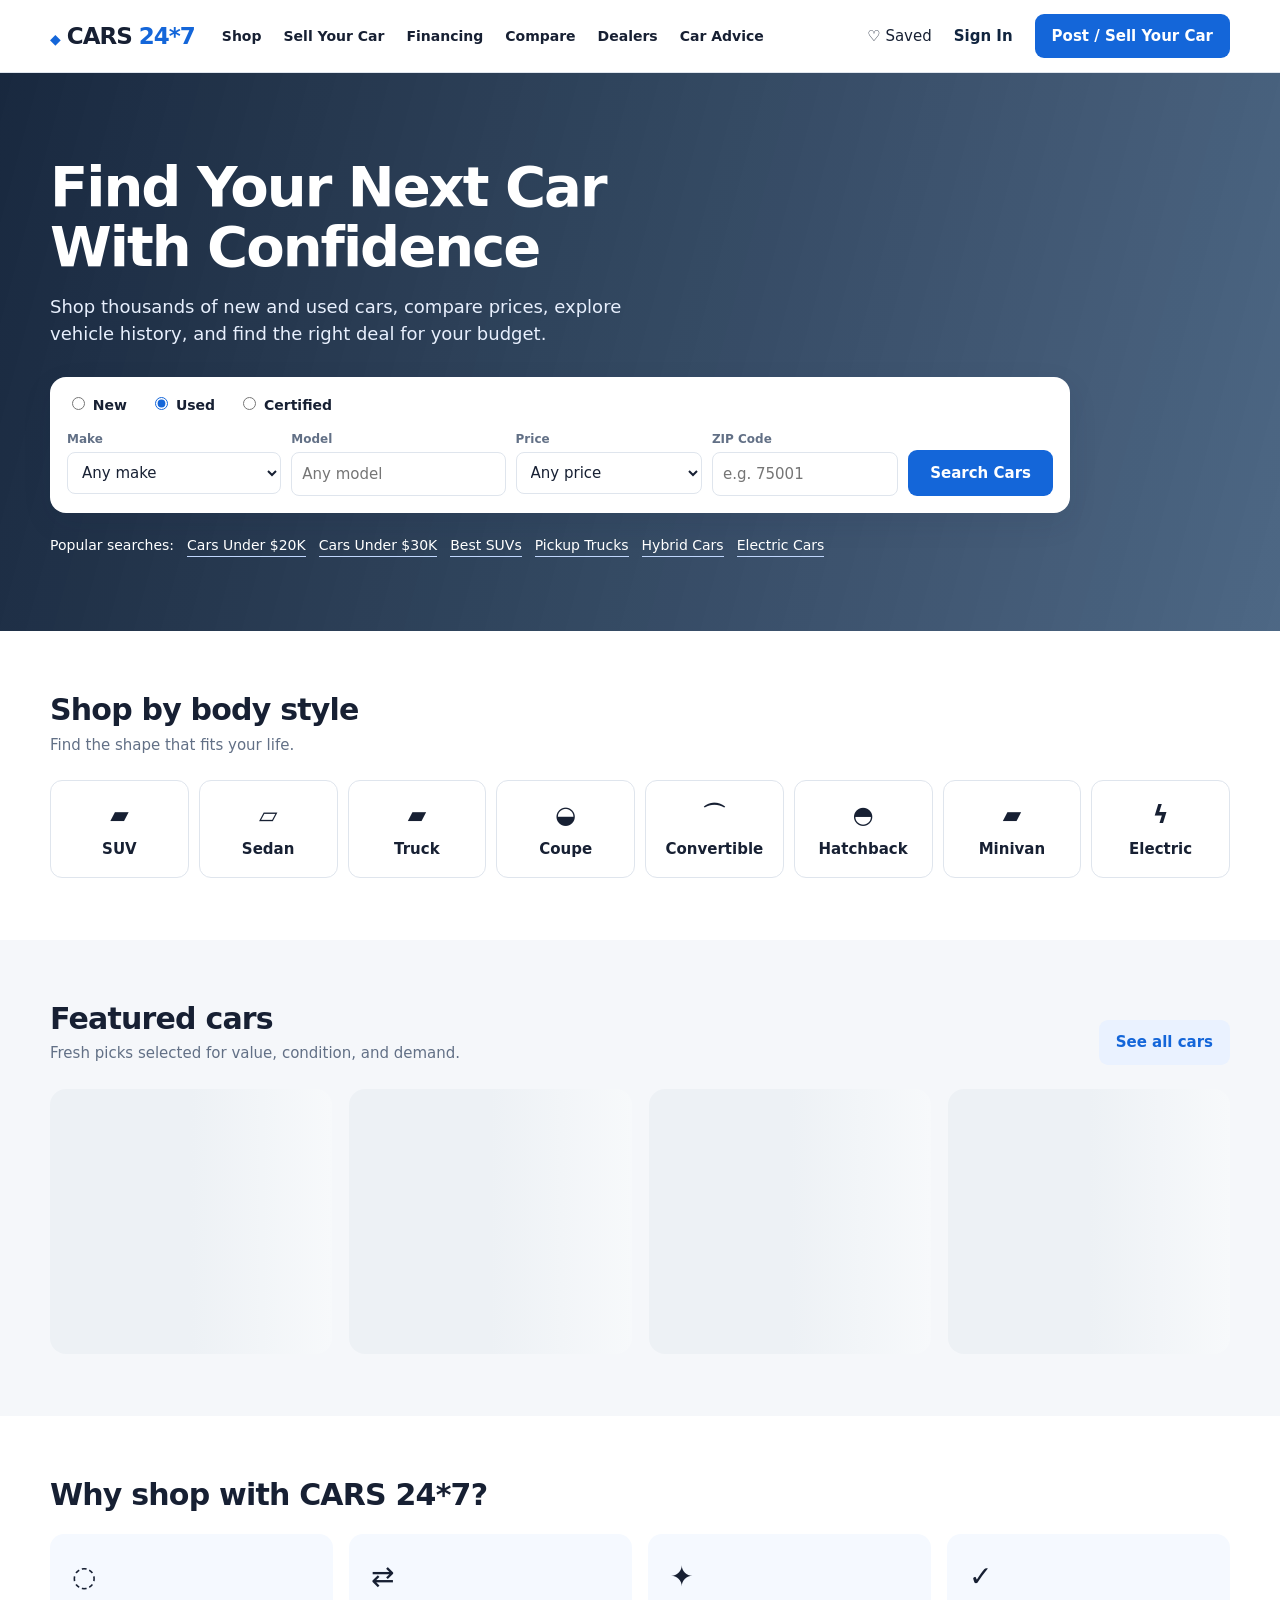
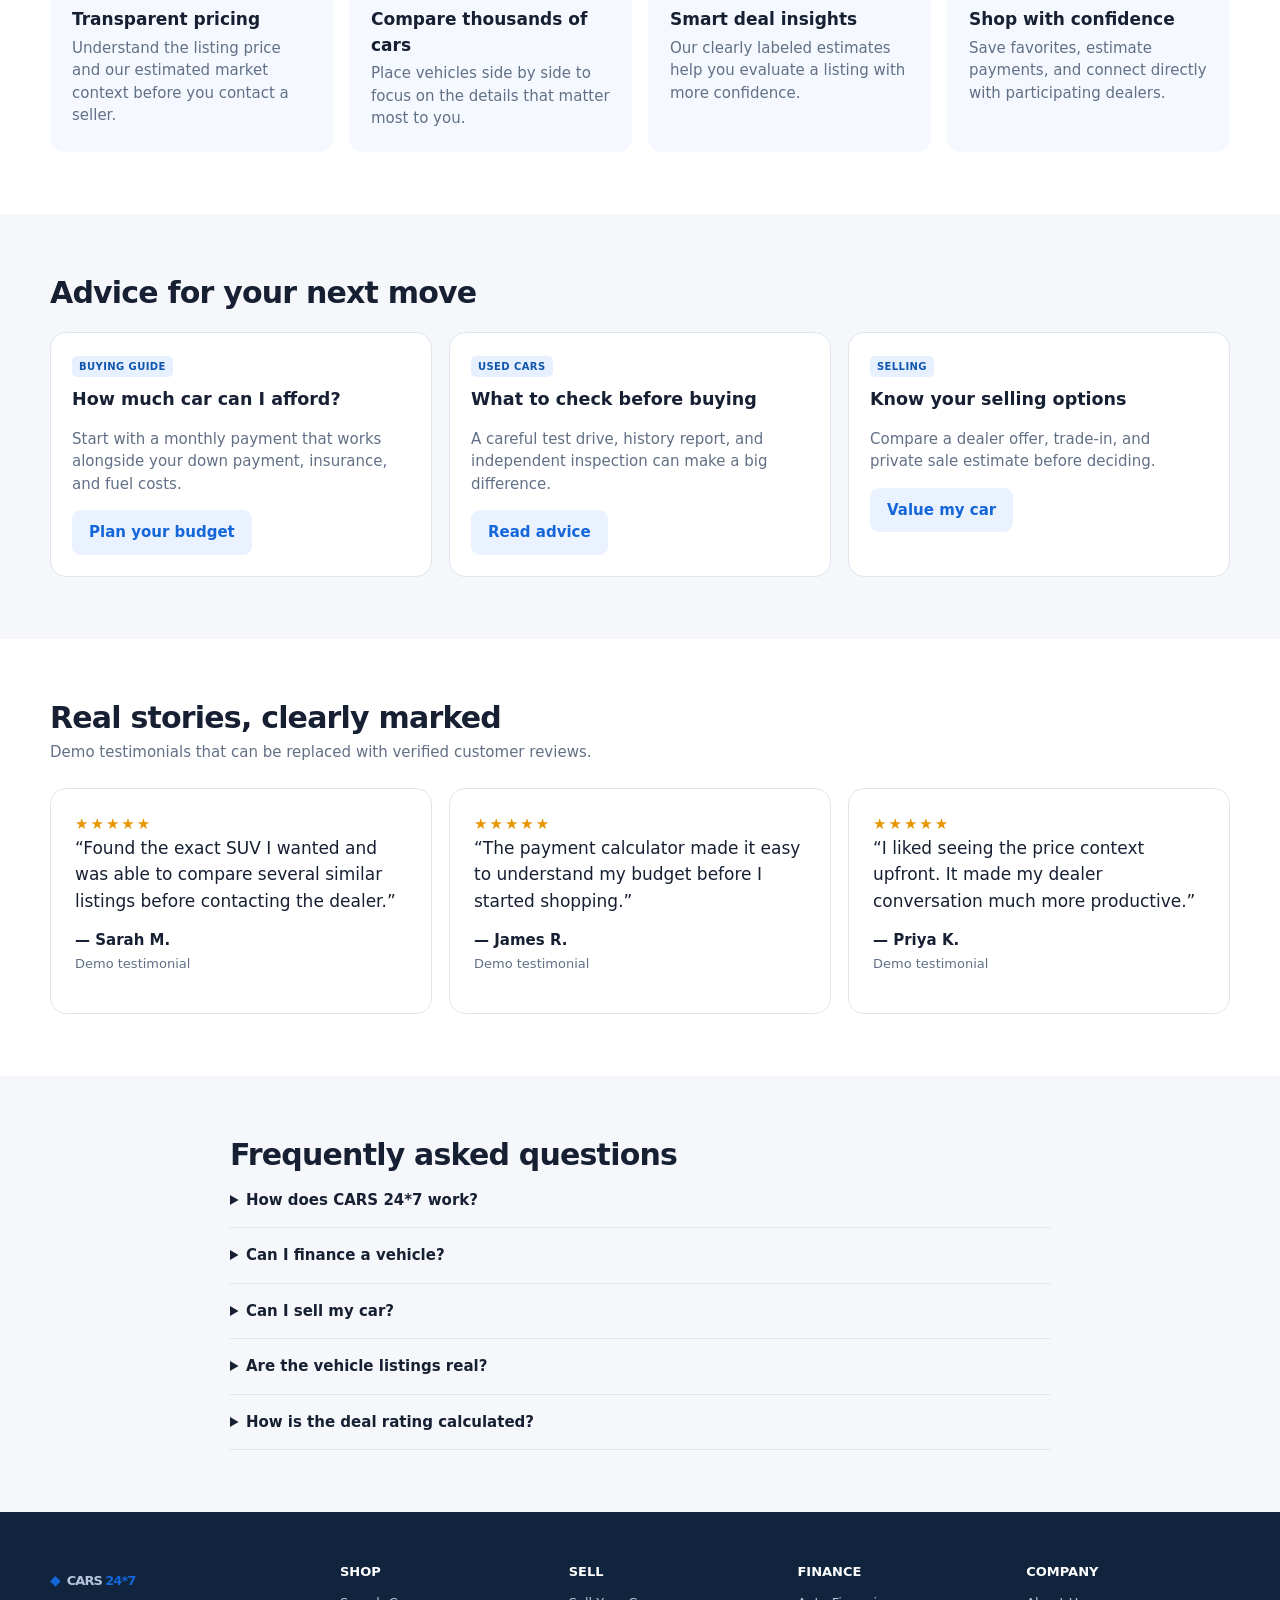
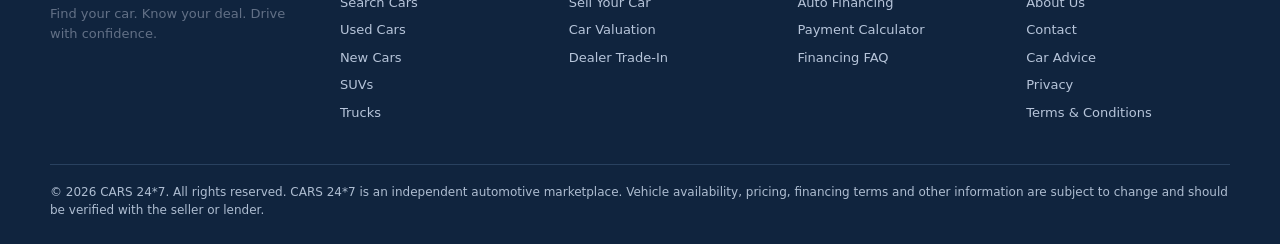
<file: index.html>
<!doctype html><html lang="en"><head><meta charset="utf-8"><meta name="viewport" content="width=device-width,initial-scale=1"><title>CARS 24*7 | Buy & Sell New and Used Cars</title><meta name="description" content="Shop new and used cars with CARS 24*7. Compare prices, explore vehicle details, estimate monthly payments, save your favorite cars and connect with dealers."><link rel="canonical" href="#"><meta property="og:title" content="CARS 24*7 | Buy & Sell New and Used Cars"><link rel="stylesheet" href="css/styles.css"></head><body><main><section class="hero"><div class="container"><h1>Find Your Next Car With Confidence</h1><p>Shop thousands of new and used cars, compare prices, explore vehicle history, and find the right deal for your budget.</p><form class="search-panel" id="search-form"><div class="tabs"><label><input type="radio" name="condition" value="New"> New</label><label><input type="radio" name="condition" value="Used" checked> Used</label><label><input type="radio" name="condition" value="Certified"> Certified</label></div><div class="search-fields"><div class="field"><label>Make</label><select name="make"><option value="">Any make</option><option>Toyota</option><option>Honda</option><option>Ford</option><option>Chevrolet</option><option>Tesla</option><option>BMW</option><option>Mercedes-Benz</option></select></div><div class="field"><label>Model</label><input name="model" placeholder="Any model"></div><div class="field"><label>Price</label><select name="maxPrice"><option value="">Any price</option><option value="20000">Under $20,000</option><option value="30000">Under $30,000</option><option value="40000">Under $40,000</option></select></div><div class="field"><label>ZIP Code</label><input name="zip" inputmode="numeric" placeholder="e.g. 75001"></div><button class="btn">Search Cars</button></div></form><div class="quick-links"><span>Popular searches:</span><a href="cars.html?maxPrice=20000">Cars Under $20K</a><a href="cars.html?maxPrice=30000">Cars Under $30K</a><a href="cars.html?bodyStyle=SUV">Best SUVs</a><a href="cars.html?bodyStyle=Truck">Pickup Trucks</a><a href="cars.html?fuelType=Hybrid">Hybrid Cars</a><a href="cars.html?fuelType=Electric">Electric Cars</a></div></div></section><section class="section white"><div class="container"><div class="section-head"><div><h2>Shop by body style</h2><p>Find the shape that fits your life.</p></div></div><div class="style-grid"><a class="style-card" href="cars.html?bodyStyle=SUV"><span class="style-icon">▰</span>SUV</a><a class="style-card" href="cars.html?bodyStyle=Sedan"><span class="style-icon">▱</span>Sedan</a><a class="style-card" href="cars.html?bodyStyle=Truck"><span class="style-icon">▰</span>Truck</a><a class="style-card" href="cars.html?bodyStyle=Coupe"><span class="style-icon">◒</span>Coupe</a><a class="style-card" href="cars.html?bodyStyle=Convertible"><span class="style-icon">⌒</span>Convertible</a><a class="style-card" href="cars.html?bodyStyle=Hatchback"><span class="style-icon">◓</span>Hatchback</a><a class="style-card" href="cars.html?bodyStyle=Van"><span class="style-icon">▰</span>Minivan</a><a class="style-card" href="cars.html?fuelType=Electric"><span class="style-icon">ϟ</span>Electric</a></div></div></section><section class="section"><div class="container"><div class="section-head"><div><h2>Featured cars</h2><p>Fresh picks selected for value, condition, and demand.</p></div><a class="btn secondary" href="cars.html">See all cars</a></div><div class="card-grid" id="featured-cars"><div class="skeleton"></div><div class="skeleton"></div><div class="skeleton"></div><div class="skeleton"></div></div></div></section><section class="section white"><div class="container"><h2>Why shop with CARS 24*7?</h2><div class="trust-grid" style="margin-top:22px"><div class="trust-card"><div class="icon">◌</div><h3>Transparent pricing</h3><p>Understand the listing price and our estimated market context before you contact a seller.</p></div><div class="trust-card"><div class="icon">⇄</div><h3>Compare thousands of cars</h3><p>Place vehicles side by side to focus on the details that matter most to you.</p></div><div class="trust-card"><div class="icon">✦</div><h3>Smart deal insights</h3><p>Our clearly labeled estimates help you evaluate a listing with more confidence.</p></div><div class="trust-card"><div class="icon">✓</div><h3>Shop with confidence</h3><p>Save favorites, estimate payments, and connect directly with participating dealers.</p></div></div></div></section><section class="section"><div class="container"><h2>Advice for your next move</h2><div class="advice-grid" style="margin-top:22px"><article class="advice-card"><span class="deal-badge good-deal">BUYING GUIDE</span><h3>How much car can I afford?</h3><p>Start with a monthly payment that works alongside your down payment, insurance, and fuel costs.</p><a class="btn secondary" href="financing.html">Plan your budget</a></article><article class="advice-card"><span class="deal-badge good-deal">USED CARS</span><h3>What to check before buying</h3><p>A careful test drive, history report, and independent inspection can make a big difference.</p><a class="btn secondary" href="about.html#advice">Read advice</a></article><article class="advice-card"><span class="deal-badge good-deal">SELLING</span><h3>Know your selling options</h3><p>Compare a dealer offer, trade-in, and private sale estimate before deciding.</p><a class="btn secondary" href="sell.html">Value my car</a></article></div></div></section><section class="section white"><div class="container"><div class="section-head"><div><h2>Real stories, clearly marked</h2><p>Demo testimonials that can be replaced with verified customer reviews.</p></div></div><div class="advice-grid"><article class="testimonial"><div class="stars">★★★★★</div><p class="quote">“Found the exact SUV I wanted and was able to compare several similar listings before contacting the dealer.”</p><p><b>— Sarah M.</b><br><span class="small">Demo testimonial</span></p></article><article class="testimonial"><div class="stars">★★★★★</div><p class="quote">“The payment calculator made it easy to understand my budget before I started shopping.”</p><p><b>— James R.</b><br><span class="small">Demo testimonial</span></p></article><article class="testimonial"><div class="stars">★★★★★</div><p class="quote">“I liked seeing the price context upfront. It made my dealer conversation much more productive.”</p><p><b>— Priya K.</b><br><span class="small">Demo testimonial</span></p></article></div></div></section><section class="section"><div class="container faq"><h2>Frequently asked questions</h2><details><summary>How does CARS 24*7 work?</summary><p>Browse demo listings, filter your choices, compare favorites, estimate payments, and contact a dealer.</p></details><details><summary>Can I finance a vehicle?</summary><p>Use our planning calculator and submit a request to explore options with participating lenders.</p></details><details><summary>Can I sell my car?</summary><p>Yes. Start with a no-obligation demo valuation and compare selling paths.</p></details><details><summary>Are the vehicle listings real?</summary><p>This demonstration uses realistic mock listings. Confirm all availability and details with the seller.</p></details><details><summary>How is the deal rating calculated?</summary><p>It is a CARS 24*7 demo estimate based on listing price, estimated market price, year, and mileage.</p></details></div></section></main><script src="js/cars.js"></script><script src="js/app.js"></script><script src="js/search.js"></script><script>document.addEventListener('DOMContentLoaded',()=>document.querySelector('#featured-cars').innerHTML=vehicles.slice(0,8).map(v=>vehicleCard(v)).join(''))</script></body></html>
</file>
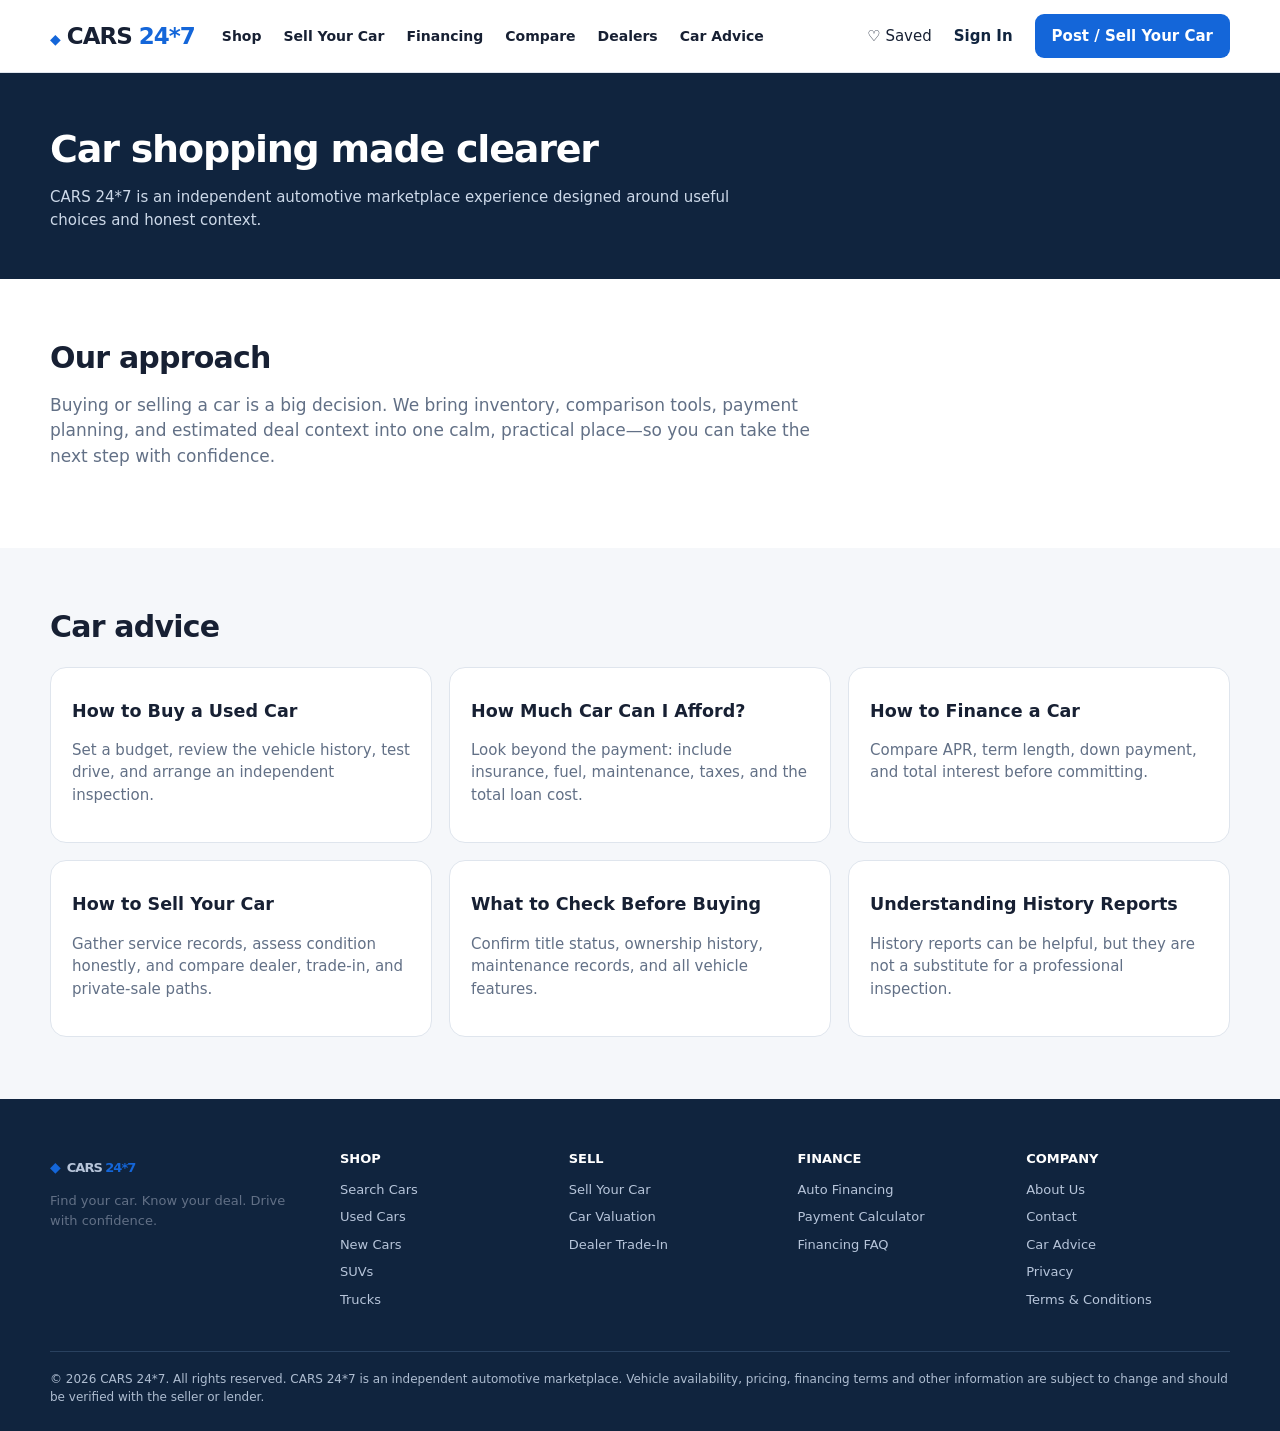
<file: about.html>
<!doctype html><html lang="en"><head><meta charset="utf-8"><meta name="viewport" content="width=device-width,initial-scale=1"><title>About CARS 24*7</title><meta name="description" content="Learn about the CARS 24*7 marketplace experience and car shopping advice."><link rel="canonical" href="#"><meta property="og:title" content="About CARS 24*7"><link rel="stylesheet" href="css/styles.css"></head><body><main><section class="page-hero"><div class="container"><h1>Car shopping made clearer</h1><p>CARS 24*7 is an independent automotive marketplace experience designed around useful choices and honest context.</p></div></section><section class="section white"><div class="container"><h2>Our approach</h2><p style="max-width:760px;color:var(--muted);font-size:17px">Buying or selling a car is a big decision. We bring inventory, comparison tools, payment planning, and estimated deal context into one calm, practical place—so you can take the next step with confidence.</p></div></section><section class="section" id="advice"><div class="container"><h2>Car advice</h2><div class="advice-grid" style="margin-top:22px"><article class="advice-card"><h3>How to Buy a Used Car</h3><p>Set a budget, review the vehicle history, test drive, and arrange an independent inspection.</p></article><article class="advice-card"><h3>How Much Car Can I Afford?</h3><p>Look beyond the payment: include insurance, fuel, maintenance, taxes, and the total loan cost.</p></article><article class="advice-card"><h3>How to Finance a Car</h3><p>Compare APR, term length, down payment, and total interest before committing.</p></article><article class="advice-card"><h3>How to Sell Your Car</h3><p>Gather service records, assess condition honestly, and compare dealer, trade-in, and private-sale paths.</p></article><article class="advice-card"><h3>What to Check Before Buying</h3><p>Confirm title status, ownership history, maintenance records, and all vehicle features.</p></article><article class="advice-card"><h3>Understanding History Reports</h3><p>History reports can be helpful, but they are not a substitute for a professional inspection.</p></article></div></div></section></main><script src="js/cars.js"></script><script src="js/app.js"></script></body></html>
</file>
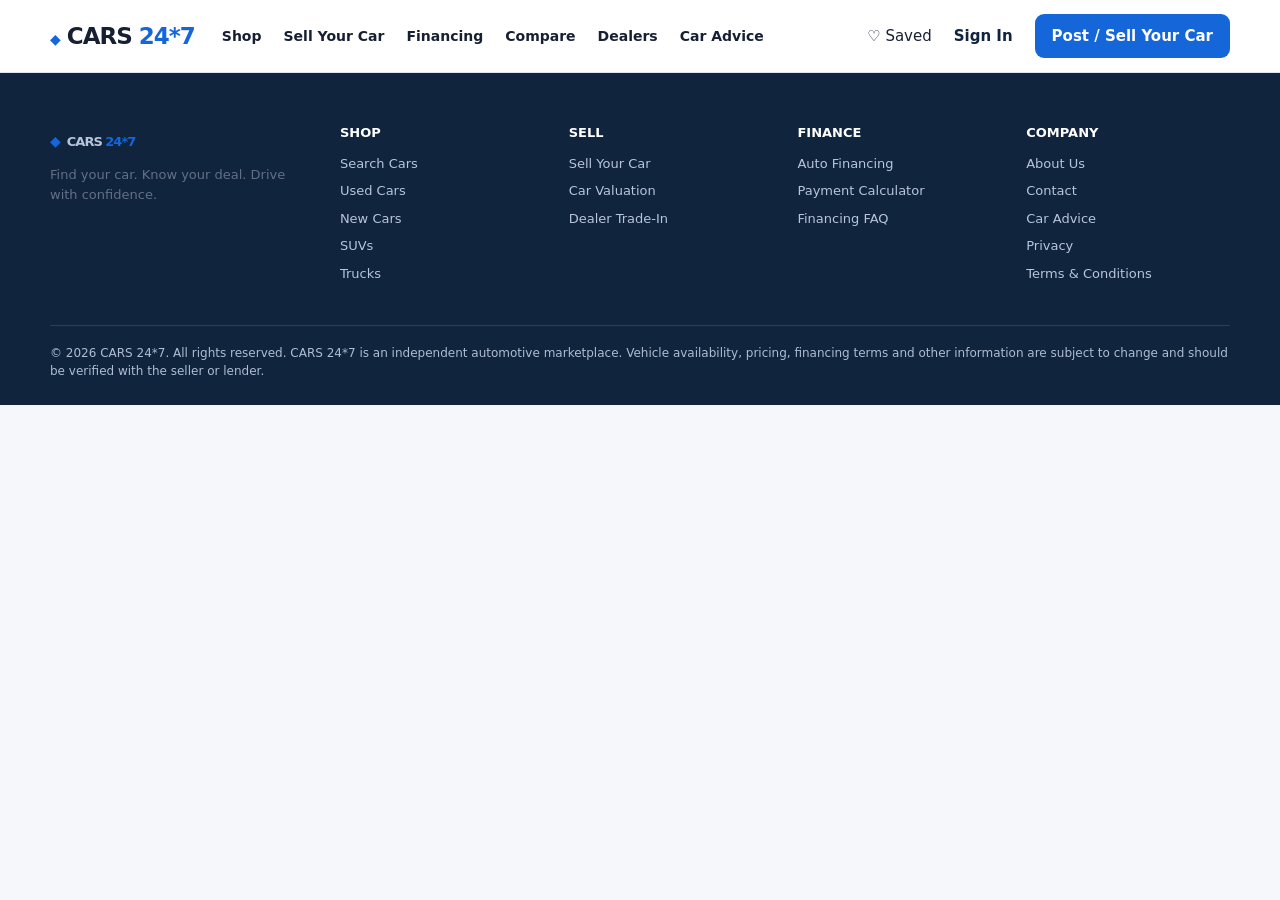
<file: car-details.html>
<!doctype html><html lang="en"><head><meta charset="utf-8"><meta name="viewport" content="width=device-width,initial-scale=1"><title>Vehicle Details | CARS 24*7</title><meta name="description" content="Explore vehicle specifications, price analysis, history and financing estimates."><link rel="canonical" href="#"><meta property="og:title" content="Vehicle Details | CARS 24*7"><link rel="stylesheet" href="css/styles.css"></head><body><main class="container" id="detail-root"></main><script src="js/cars.js"></script><script src="js/app.js"></script><script src="js/details.js"></script></body></html>
</file>
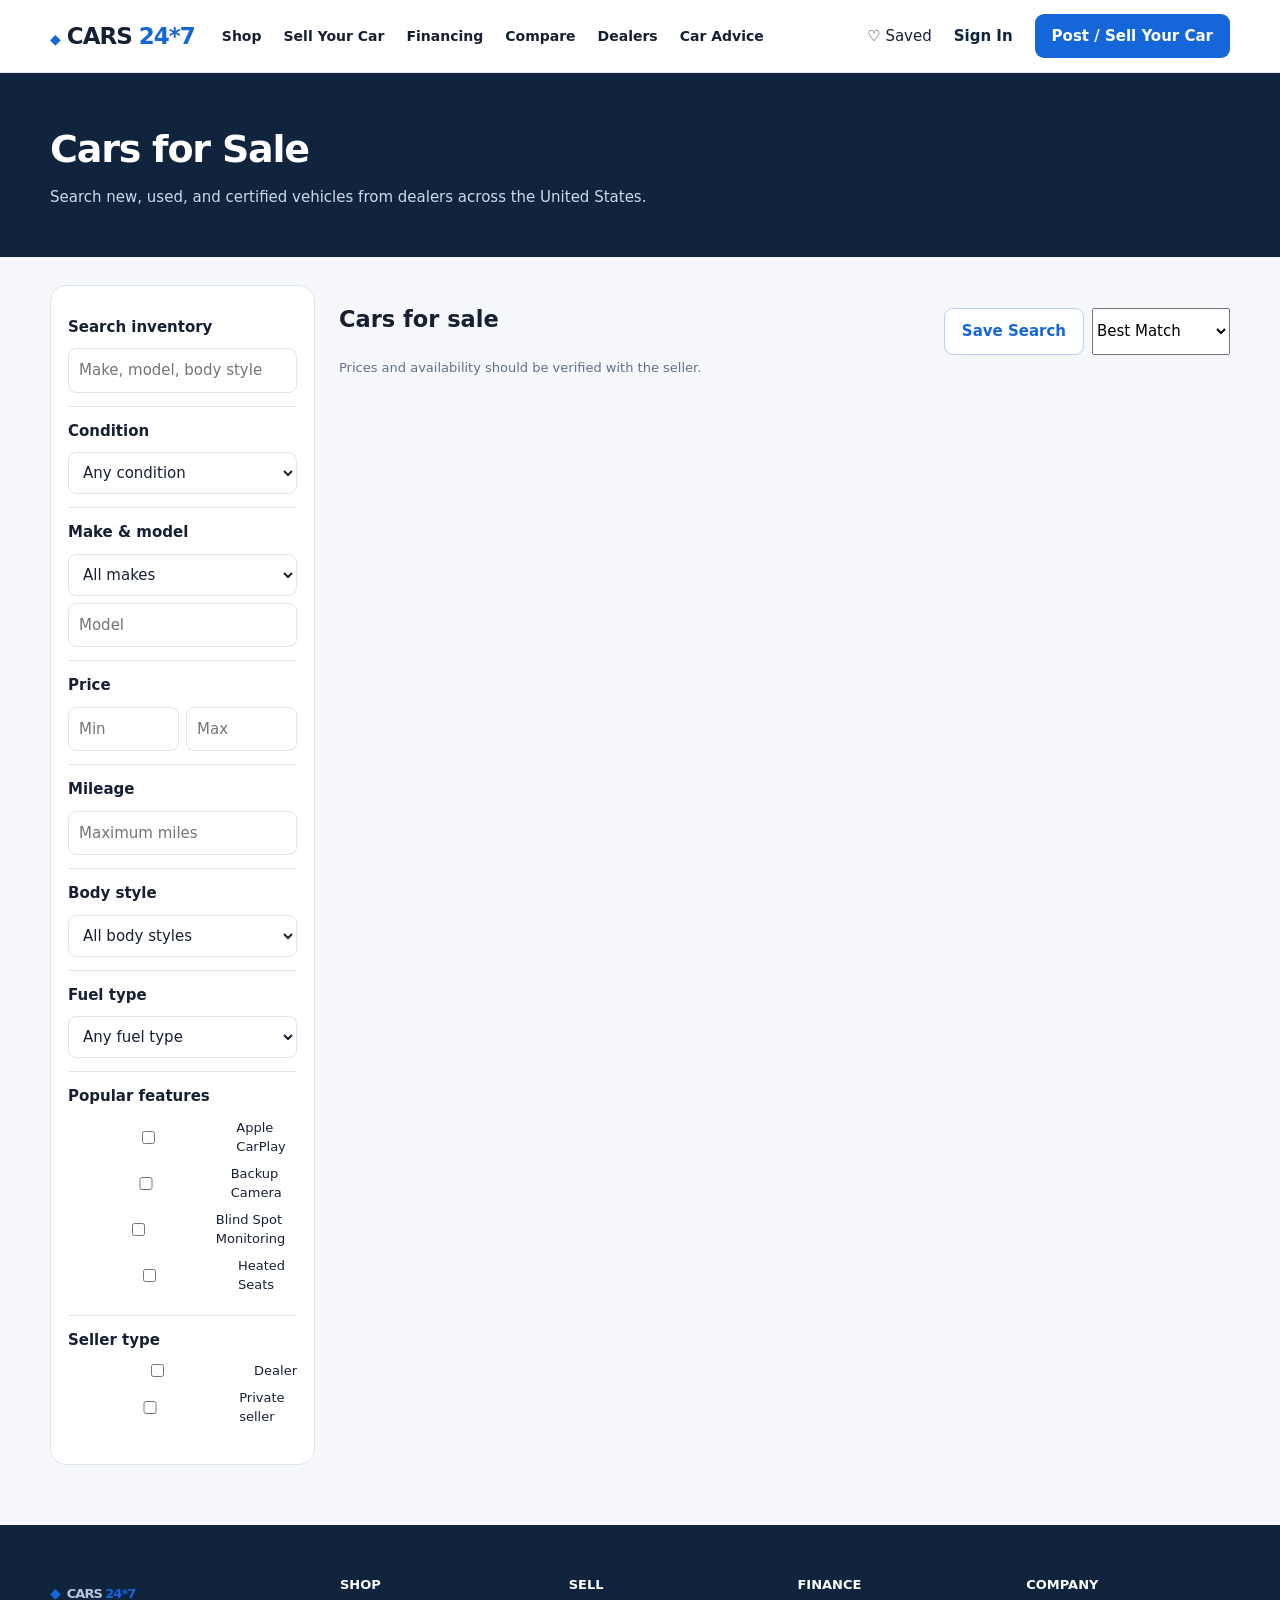
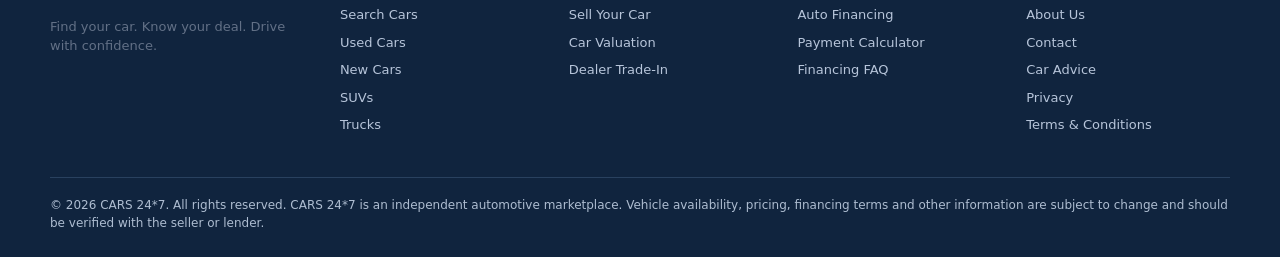
<file: cars.html>
<!doctype html><html lang="en"><head><meta charset="utf-8"><meta name="viewport" content="width=device-width,initial-scale=1"><title>Cars for Sale | CARS 24*7</title><meta name="description" content="Search new, used and certified cars for sale with filters, prices and deal insights."><link rel="canonical" href="#"><meta property="og:title" content="Cars for Sale | CARS 24*7"><link rel="stylesheet" href="css/styles.css"></head><body><main><section class="page-hero"><div class="container"><h1>Cars for Sale</h1><p>Search new, used, and certified vehicles from dealers across the United States.</p></div></section><div class="container listing-layout"><aside class="filters" id="filters"><div class="filter"><label class="filter-title" for="q">Search inventory</label><input id="q" name="q" placeholder="Make, model, body style"></div><div class="filter"><span class="filter-title">Condition</span><select name="condition"><option value="">Any condition</option><option>New</option><option>Used</option><option>Certified</option></select></div><div class="filter"><span class="filter-title">Make & model</span><select name="make"><option value="">All makes</option><option>Toyota</option><option>Honda</option><option>Ford</option><option>Chevrolet</option><option>Tesla</option><option>BMW</option><option>Mercedes-Benz</option><option>Jeep</option><option>Nissan</option><option>Hyundai</option><option>Kia</option><option>Subaru</option></select><input name="model" placeholder="Model" style="margin-top:7px"></div><div class="filter"><span class="filter-title">Price</span><div class="range-row"><input name="minPrice" type="number" placeholder="Min"><input name="maxPrice" type="number" placeholder="Max"></div></div><div class="filter"><span class="filter-title">Mileage</span><input name="maxMileage" type="number" placeholder="Maximum miles"></div><div class="filter"><span class="filter-title">Body style</span><select name="bodyStyle"><option value="">All body styles</option><option>SUV</option><option>Sedan</option><option>Truck</option><option>Coupe</option><option>Convertible</option><option>Hatchback</option><option>Wagon</option></select></div><div class="filter"><span class="filter-title">Fuel type</span><select name="fuelType"><option value="">Any fuel type</option><option>Gasoline</option><option>Hybrid</option><option>Plug-in Hybrid</option><option>Electric</option><option>Diesel</option></select></div><div class="filter"><span class="filter-title">Popular features</span><label class="check"><input type="checkbox"> Apple CarPlay</label><label class="check"><input type="checkbox"> Backup Camera</label><label class="check"><input type="checkbox"> Blind Spot Monitoring</label><label class="check"><input type="checkbox"> Heated Seats</label></div><div class="filter"><span class="filter-title">Seller type</span><label class="check"><input type="checkbox"> Dealer</label><label class="check"><input type="checkbox"> Private seller</label></div></aside><section><div class="results-toolbar"><div><h2 id="result-count">Cars for sale</h2><span class="small">Prices and availability should be verified with the seller.</span></div><div style="display:flex;gap:8px"><button class="btn outline mobile-filter" onclick="document.querySelector('#filters').classList.toggle('open')">Filters</button><button class="btn outline" id="save-search">Save Search</button><select name="sort" form="filters"><option value="best">Best Match</option><option value="priceLow">Lowest Price</option><option value="priceHigh">Highest Price</option><option value="mileage">Lowest Mileage</option><option value="newest">Newest</option><option value="bestDeal">Best Deal</option></select></div></div><div class="results-list" id="cars-results"></div></section></div></main><script src="js/cars.js"></script><script src="js/app.js"></script><script src="js/cars-page.js"></script></body></html>
</file>
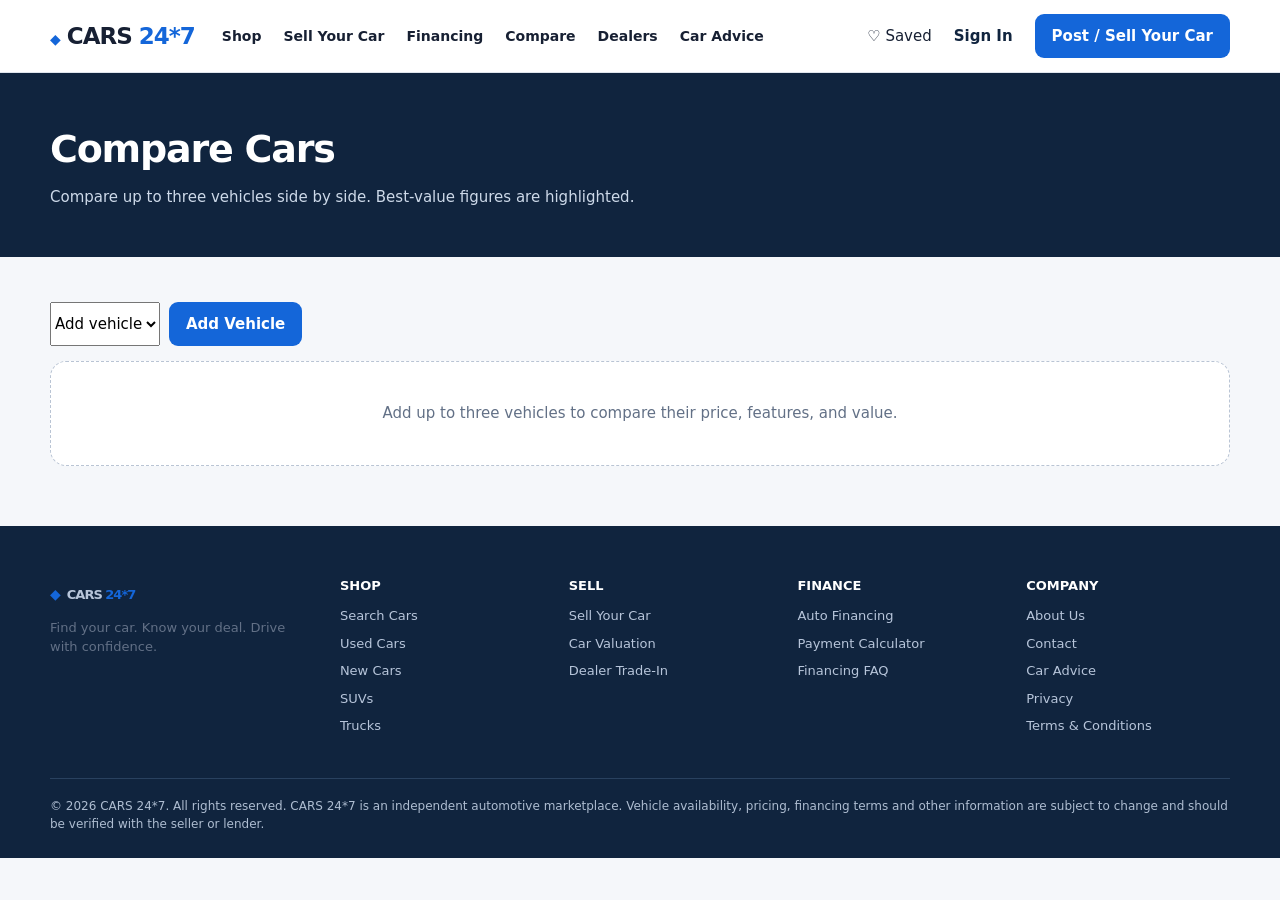
<file: compare.html>
<!doctype html><html lang="en"><head><meta charset="utf-8"><meta name="viewport" content="width=device-width,initial-scale=1"><title>Compare Cars | CARS 24*7</title><meta name="description" content="Compare up to three cars side by side."><link rel="canonical" href="#"><meta property="og:title" content="Compare Cars | CARS 24*7"><link rel="stylesheet" href="css/styles.css"></head><body><main><section class="page-hero"><div class="container"><h1>Compare Cars</h1><p>Compare up to three vehicles side by side. Best-value figures are highlighted.</p></div></section><section class="container compare-wrap"><div class="saved-actions"><select id="add-compare"><option value="">Add vehicle</option></select><button class="btn" onclick="addCompare(+document.querySelector('#add-compare').value)">Add Vehicle</button></div><div id="compare-root"></div></section></main><script src="js/cars.js"></script><script src="js/app.js"></script><script src="js/compare.js"></script><script>document.addEventListener('DOMContentLoaded',()=>document.querySelector('#add-compare').innerHTML='<option value="">Add vehicle</option>'+vehicles.map(v=>`<option value="${v.id}">${v.year} ${v.make} ${v.model}</option>`).join(''))</script></body></html>
</file>
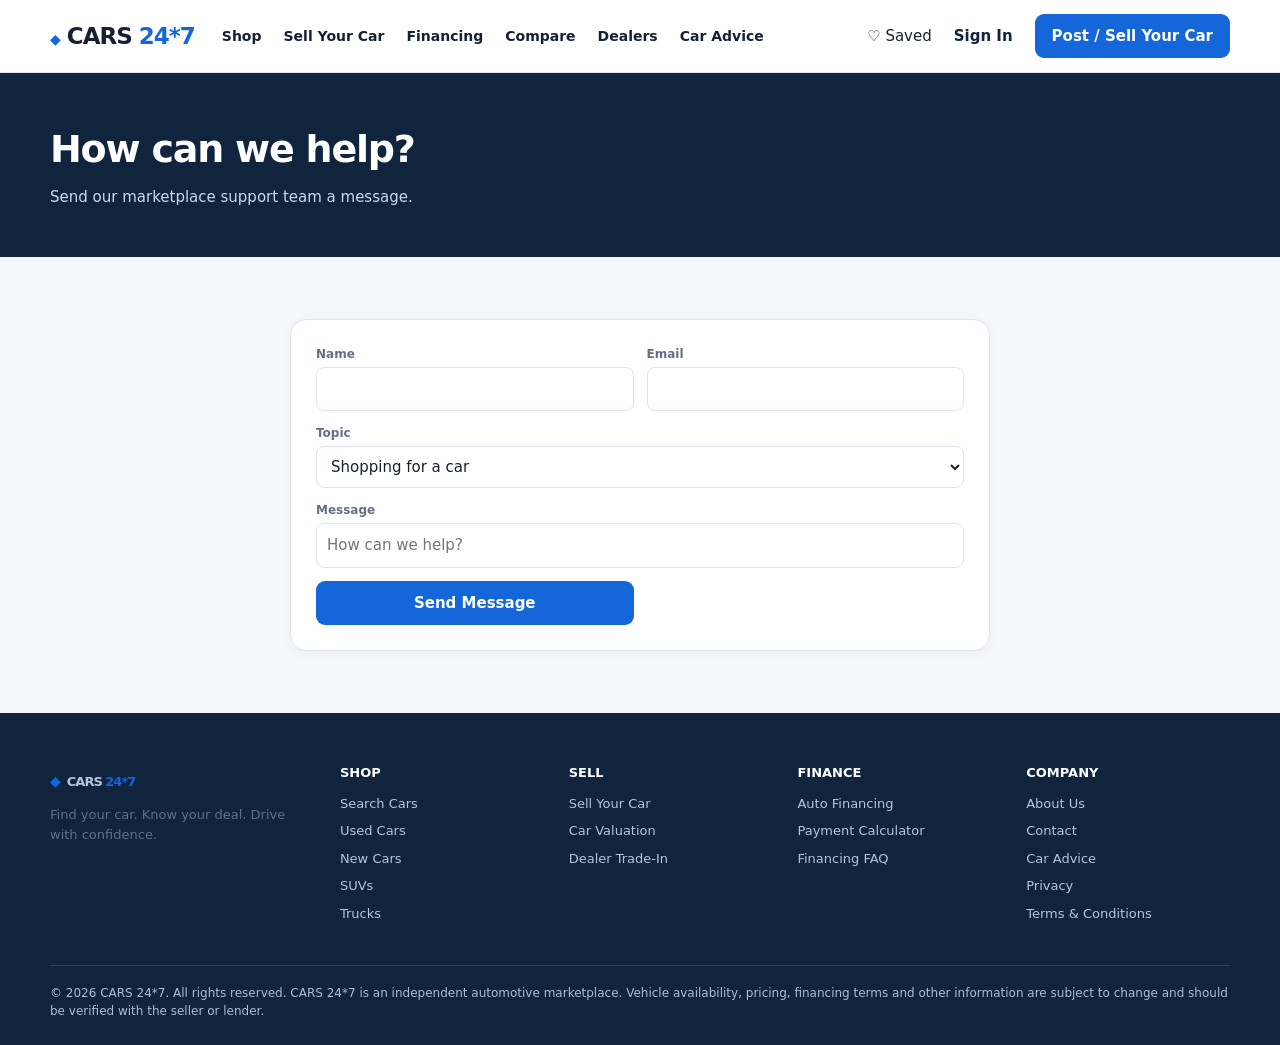
<file: contact.html>
<!doctype html><html lang="en"><head><meta charset="utf-8"><meta name="viewport" content="width=device-width,initial-scale=1"><title>Contact Us | CARS 24*7</title><meta name="description" content="Contact CARS 24*7 support."><link rel="canonical" href="#"><meta property="og:title" content="Contact CARS 24*7"><link rel="stylesheet" href="css/styles.css"></head><body><main><section class="page-hero"><div class="container"><h1>How can we help?</h1><p>Send our marketplace support team a message.</p></div></section><section class="section"><div class="container" style="max-width:700px"><form class="form-card form-grid" onsubmit="event.preventDefault();toast('Thanks — we received your message.')"><div class="field"><label>Name</label><input required></div><div class="field"><label>Email</label><input required type="email"></div><div class="field full"><label>Topic</label><select><option>Shopping for a car</option><option>Selling a car</option><option>Dealer inquiry</option><option>Other</option></select></div><div class="field full"><label>Message</label><input required placeholder="How can we help?"></div><button class="btn">Send Message</button></form></div></section></main><script src="js/cars.js"></script><script src="js/app.js"></script></body></html>
</file>
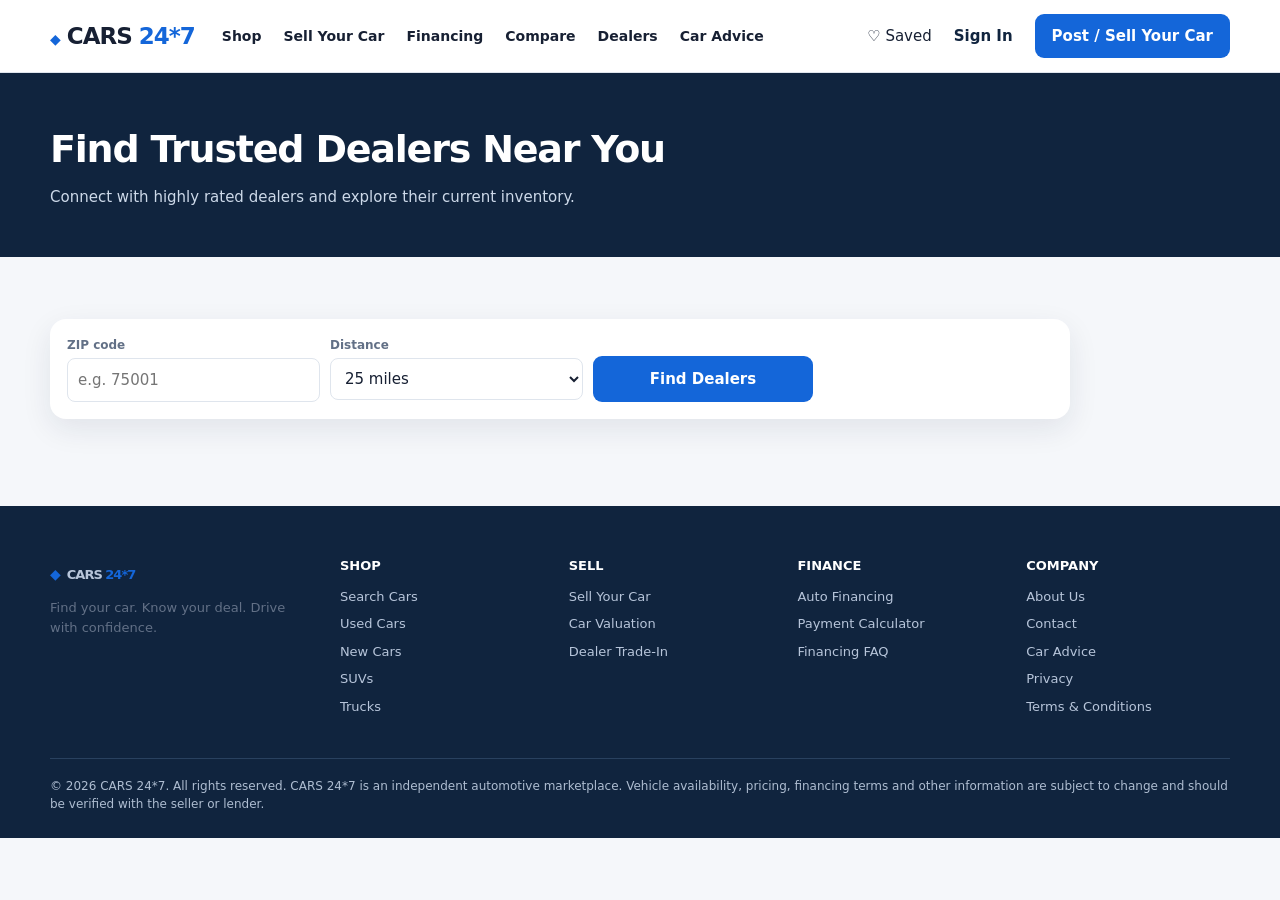
<file: dealers.html>
<!doctype html><html lang="en"><head><meta charset="utf-8"><meta name="viewport" content="width=device-width,initial-scale=1"><title>Find Dealers | CARS 24*7</title><meta name="description" content="Find trusted dealers near you and browse their vehicle inventory."><link rel="canonical" href="#"><meta property="og:title" content="Find Dealers | CARS 24*7"><link rel="stylesheet" href="css/styles.css"></head><body><main><section class="page-hero"><div class="container"><h1>Find Trusted Dealers Near You</h1><p>Connect with highly rated dealers and explore their current inventory.</p></div></section><section class="section"><div class="container"><form class="search-panel search-fields" onsubmit="event.preventDefault();toast('Showing dealers near your ZIP code.')"><div class="field"><label>ZIP code</label><input required placeholder="e.g. 75001"></div><div class="field"><label>Distance</label><select><option>25 miles</option><option>50 miles</option><option>100 miles</option></select></div><button class="btn">Find Dealers</button></form><div class="dealer-grid" style="margin-top:25px" id="dealers-grid"></div></div></section></main><script src="js/cars.js"></script><script src="js/app.js"></script><script>document.addEventListener('DOMContentLoaded',()=>{let d=[...new Map(vehicles.map(v=>[v.dealer,v])).values()].slice(0,9);document.querySelector('#dealers-grid').innerHTML=d.map((v,i)=>`<article class="dealer-card"><span class="deal-badge good-deal">VERIFIED PARTNER</span><h2>${v.dealer}</h2><p>${v.location}<br><b class="rating">★ ${v.dealerRating}</b> · ${40+i*18} reviews<br>${8+i*12} vehicles in inventory</p><p class="small">Mon–Sat 9:00 AM – 7:00 PM<br>(555) 01${i}-24${i}</p><div class="vehicle-actions"><a class="btn secondary" href="cars.html?make=${v.make}">View Inventory</a><button class="btn outline" onclick="openContact(${v.id})">Contact Dealer</button></div></article>`).join('')})</script></body></html>
</file>
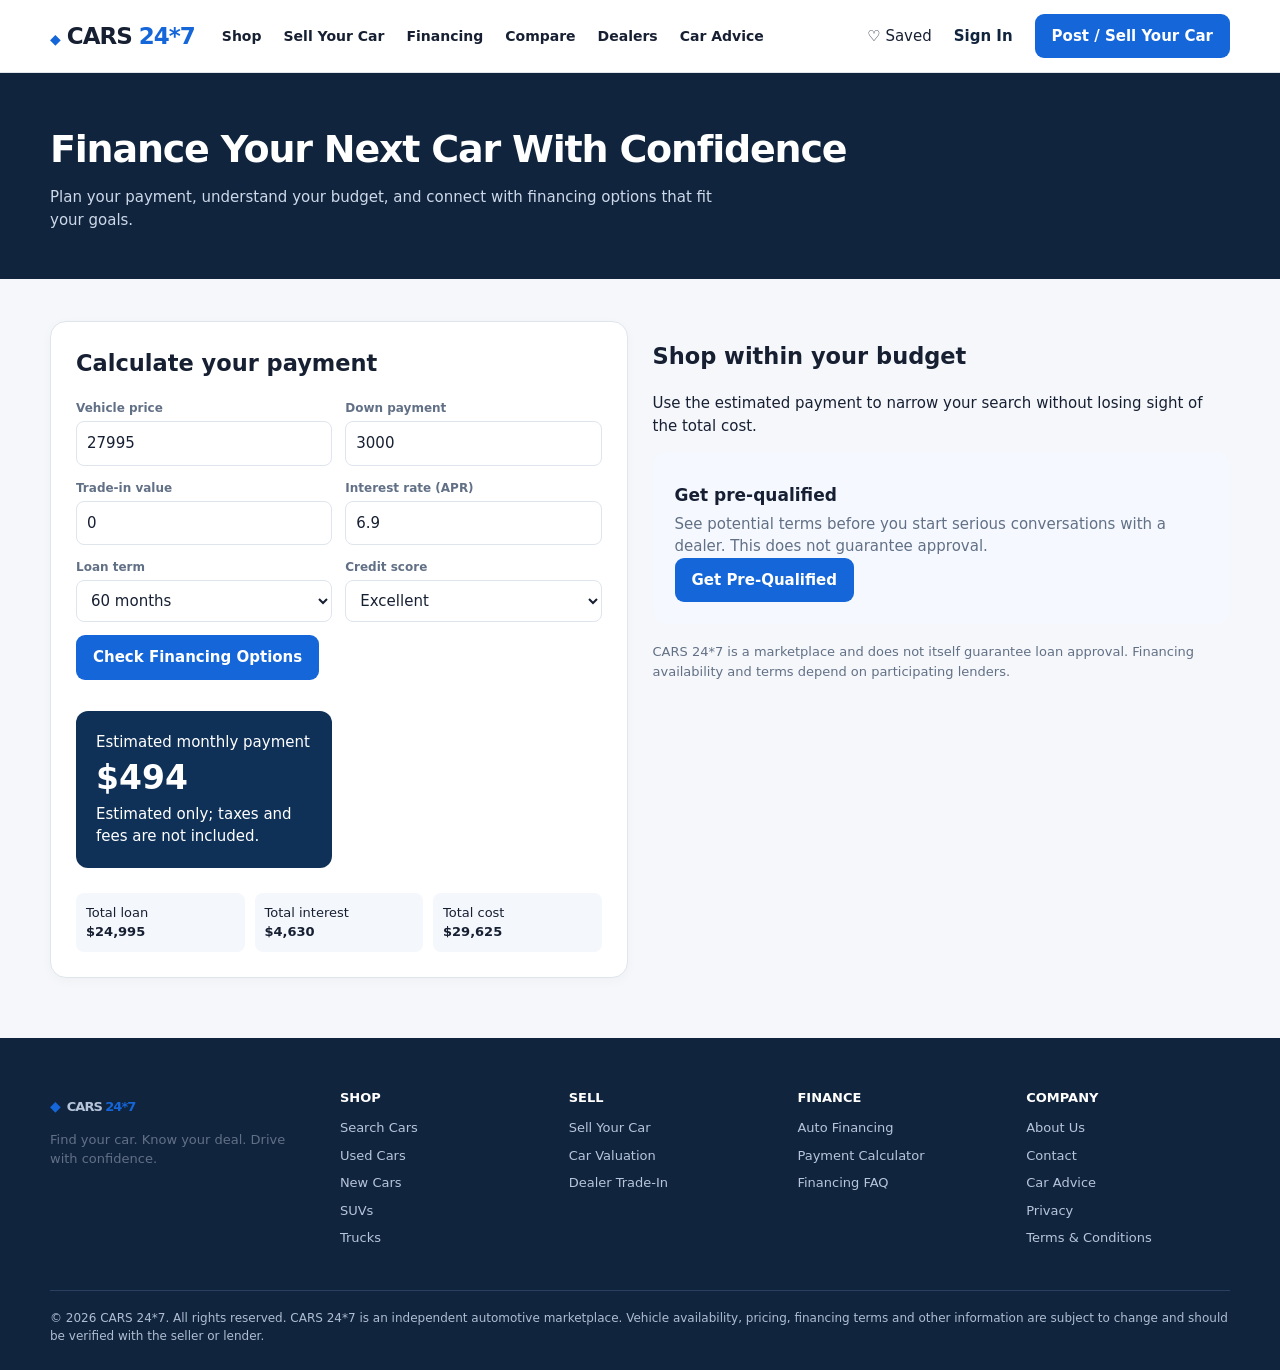
<file: financing.html>
<!doctype html><html lang="en"><head><meta charset="utf-8"><meta name="viewport" content="width=device-width,initial-scale=1"><title>Auto Financing & Payment Calculator | CARS 24*7</title><meta name="description" content="Plan your car payment and explore financing options."><link rel="canonical" href="#"><meta property="og:title" content="Finance Your Next Car | CARS 24*7"><link rel="stylesheet" href="css/styles.css"></head><body><main><section class="page-hero"><div class="container"><h1>Finance Your Next Car With Confidence</h1><p>Plan your payment, understand your budget, and connect with financing options that fit your goals.</p></div></section><section class="container finance-grid" id="calculator"><div class="calculator"><h2>Calculate your payment</h2><form class="form-grid" data-calculator><div class="field"><label>Vehicle price</label><input name="price" type="number" value="27995"></div><div class="field"><label>Down payment</label><input name="down" type="number" value="3000"></div><div class="field"><label>Trade-in value</label><input name="trade" type="number" value="0"></div><div class="field"><label>Interest rate (APR)</label><input name="apr" type="number" step=".1" value="6.9"></div><div class="field"><label>Loan term</label><select name="term"><option value="36">36 months</option><option value="48">48 months</option><option value="60" selected>60 months</option><option value="72">72 months</option><option value="84">84 months</option></select></div><div class="field"><label>Credit score</label><select><option>Excellent</option><option>Good</option><option>Fair</option><option>Poor</option></select></div><div class="field full"><button class="btn" type="button" onclick="toast('Your financing request is ready for a participating lender.')">Check Financing Options</button></div><div class="result-box"><span>Estimated monthly payment</span><strong data-monthly>$0</strong><span>Estimated only; taxes and fees are not included.</span></div><div class="calc-totals field full"><div>Total loan<br><b data-loan>$0</b></div><div>Total interest<br><b data-interest>$0</b></div><div>Total cost<br><b data-total>$0</b></div></div></form></div><div><h2>Shop within your budget</h2><p>Use the estimated payment to narrow your search without losing sight of the total cost.</p><div class="trust-card"><h3>Get pre-qualified</h3><p>See potential terms before you start serious conversations with a dealer. This does not guarantee approval.</p><button class="btn" onclick="toast('Pre-qualification interest has been recorded.')">Get Pre-Qualified</button></div><p class="small" style="margin-top:18px">CARS 24*7 is a marketplace and does not itself guarantee loan approval. Financing availability and terms depend on participating lenders.</p></div></section></main><script src="js/cars.js"></script><script src="js/app.js"></script><script src="js/financing.js"></script></body></html>
</file>
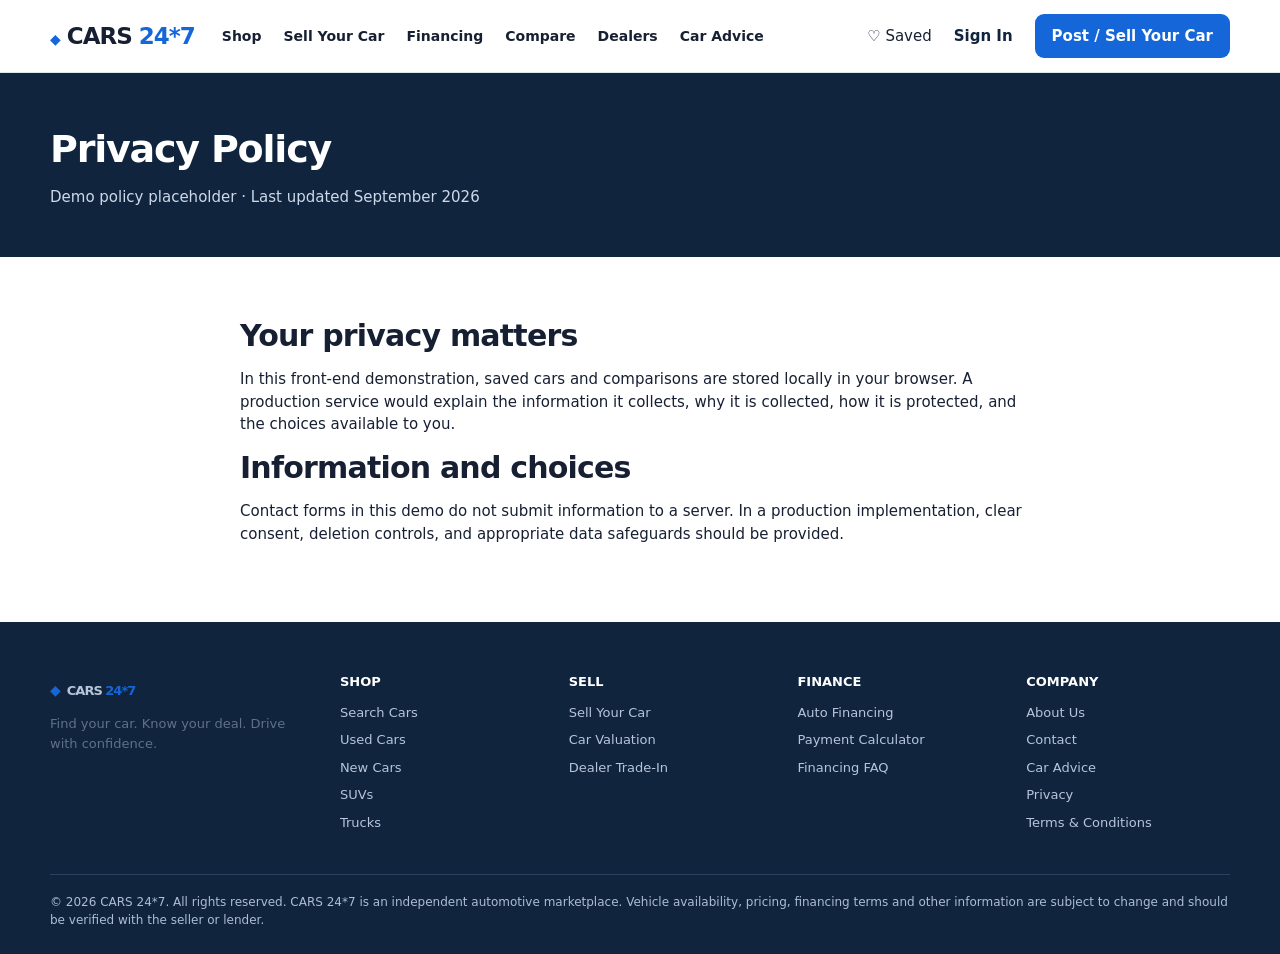
<file: privacy.html>
<!doctype html><html lang="en"><head><meta charset="utf-8"><meta name="viewport" content="width=device-width,initial-scale=1"><title>Privacy Policy | CARS 24*7</title><meta name="description" content="CARS 24*7 privacy policy."><link rel="canonical" href="#"><meta property="og:title" content="Privacy Policy | CARS 24*7"><link rel="stylesheet" href="css/styles.css"></head><body><main><section class="page-hero"><div class="container"><h1>Privacy Policy</h1><p>Demo policy placeholder · Last updated September 2026</p></div></section><section class="section white"><article class="container" style="max-width:800px"><h2>Your privacy matters</h2><p>In this front-end demonstration, saved cars and comparisons are stored locally in your browser. A production service would explain the information it collects, why it is collected, how it is protected, and the choices available to you.</p><h2>Information and choices</h2><p>Contact forms in this demo do not submit information to a server. In a production implementation, clear consent, deletion controls, and appropriate data safeguards should be provided.</p></article></section></main><script src="js/cars.js"></script><script src="js/app.js"></script></body></html>
</file>
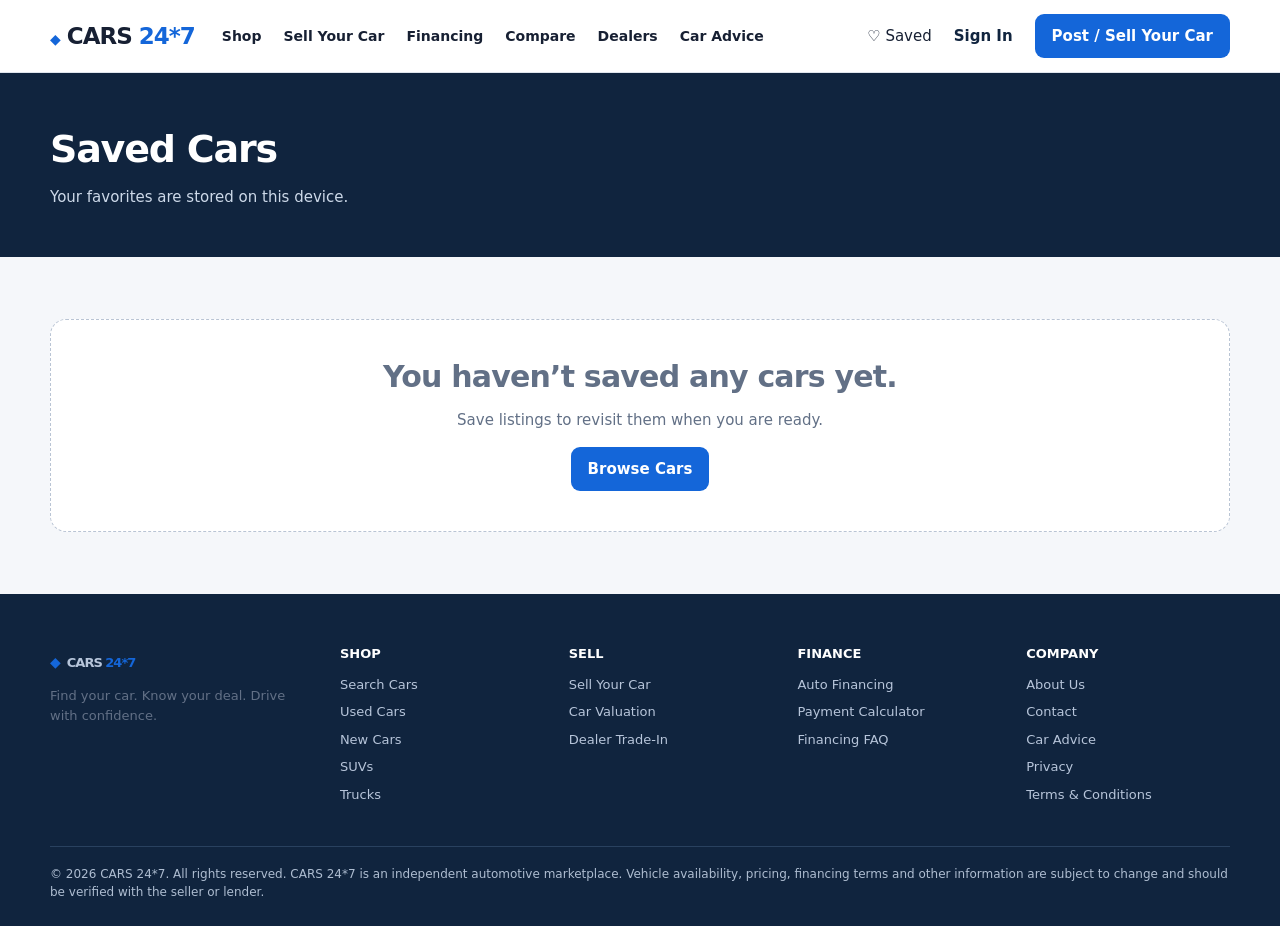
<file: saved-cars.html>
<!doctype html><html lang="en"><head><meta charset="utf-8"><meta name="viewport" content="width=device-width,initial-scale=1"><title>Saved Cars | CARS 24*7</title><meta name="description" content="View and compare saved cars."><link rel="canonical" href="#"><meta property="og:title" content="Saved Cars | CARS 24*7"><link rel="stylesheet" href="css/styles.css"></head><body><main><section class="page-hero"><div class="container"><h1>Saved Cars</h1><p>Your favorites are stored on this device.</p></div></section><section class="section"><div class="container"><div id="saved-root" class="card-grid"></div></div></section></main><script src="js/cars.js"></script><script src="js/app.js"></script><script src="js/compare.js"></script><script>function renderSaved(){let vs=savedIds().map(id=>vehicles.find(v=>v.id===id)).filter(Boolean),r=document.querySelector('#saved-root');r.className=vs.length?'card-grid':'';r.innerHTML=vs.length?vs.map(v=>vehicleCard(v)).join(''):'<div class="empty"><h2>You haven’t saved any cars yet.</h2><p>Save listings to revisit them when you are ready.</p><a class="btn" href="cars.html">Browse Cars</a></div>'}document.addEventListener('DOMContentLoaded',renderSaved)</script></body></html>
</file>
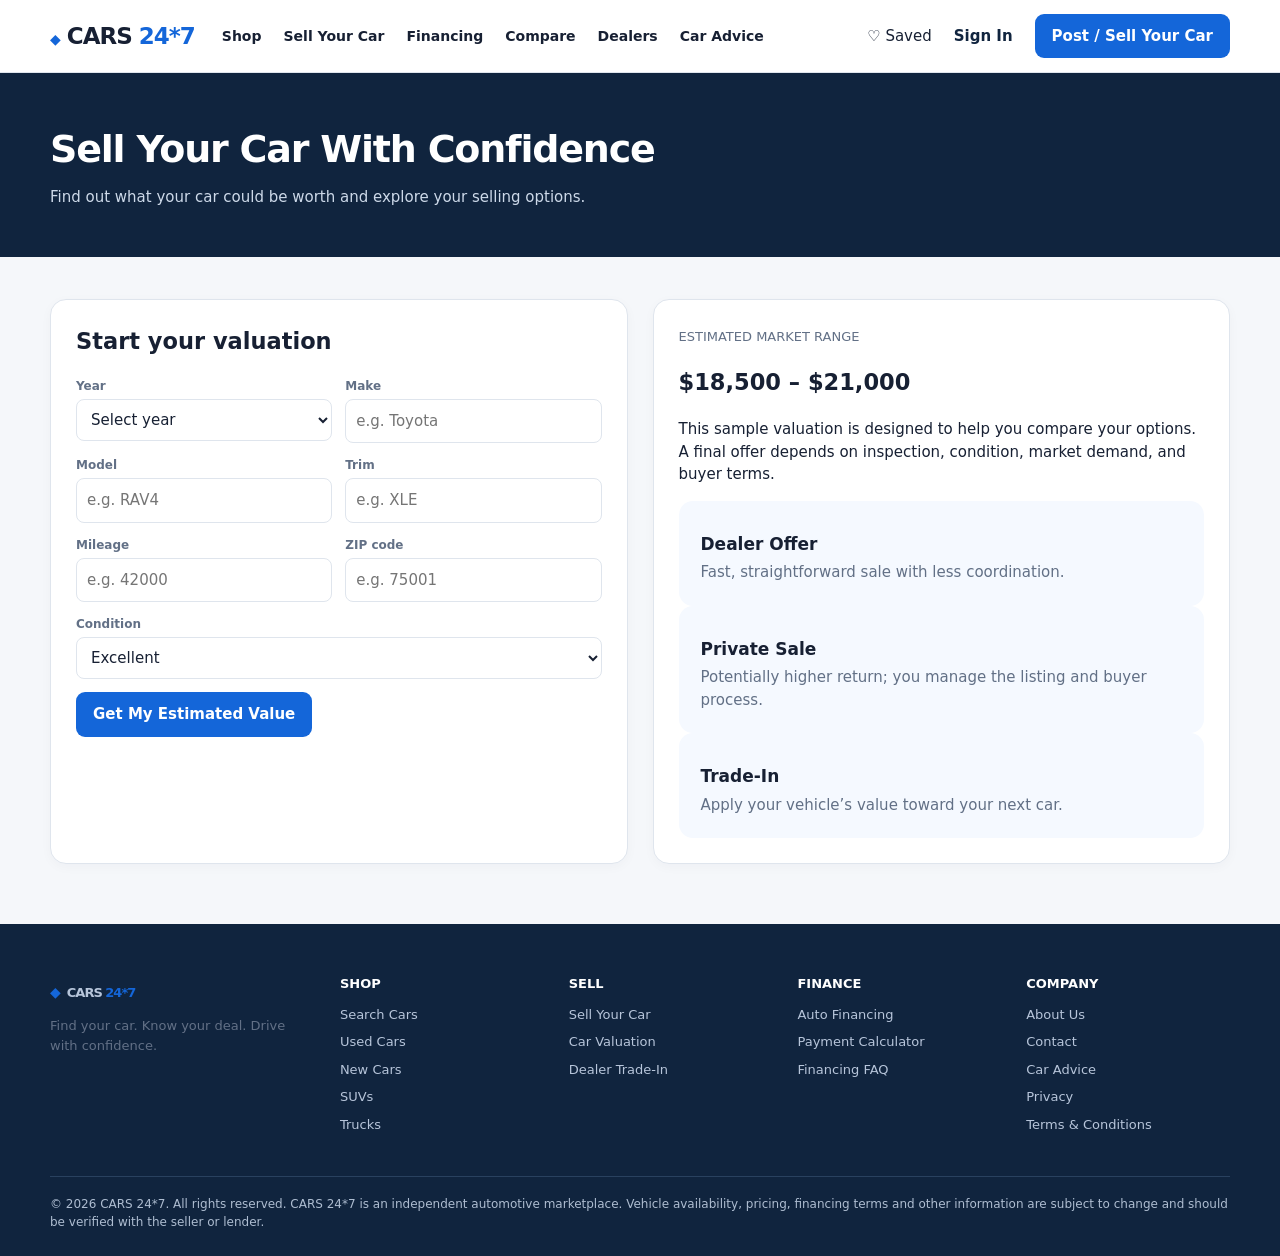
<file: sell.html>
<!doctype html><html lang="en"><head><meta charset="utf-8"><meta name="viewport" content="width=device-width,initial-scale=1"><title>Sell Your Car | CARS 24*7</title><meta name="description" content="Estimate your vehicle value and compare your selling options."><link rel="canonical" href="#"><meta property="og:title" content="Sell Your Car | CARS 24*7"><link rel="stylesheet" href="css/styles.css"></head><body><main><section class="page-hero"><div class="container"><h1>Sell Your Car With Confidence</h1><p>Find out what your car could be worth and explore your selling options.</p></div></section><section class="container finance-grid"><form class="form-card" id="sell-form"><h2>Start your valuation</h2><div class="form-grid"><div class="field"><label>Year</label><select required><option value="">Select year</option><option>2023</option><option>2022</option><option>2021</option><option>2020</option></select></div><div class="field"><label>Make</label><input required placeholder="e.g. Toyota"></div><div class="field"><label>Model</label><input required placeholder="e.g. RAV4"></div><div class="field"><label>Trim</label><input placeholder="e.g. XLE"></div><div class="field"><label>Mileage</label><input required type="number" placeholder="e.g. 42000"></div><div class="field"><label>ZIP code</label><input required inputmode="numeric" placeholder="e.g. 75001"></div><div class="field full"><label>Condition</label><select><option>Excellent</option><option>Good</option><option>Fair</option></select></div><div class="field full"><button class="btn">Get My Estimated Value</button></div></div></form><aside class="valuation" id="valuation"><span class="small">ESTIMATED MARKET RANGE</span><h2>$18,500 – $21,000</h2><p>This sample valuation is designed to help you compare your options. A final offer depends on inspection, condition, market demand, and buyer terms.</p><div class="trust-card"><h3>Dealer Offer</h3><p>Fast, straightforward sale with less coordination.</p></div><div class="trust-card"><h3>Private Sale</h3><p>Potentially higher return; you manage the listing and buyer process.</p></div><div class="trust-card"><h3>Trade-In</h3><p>Apply your vehicle’s value toward your next car.</p></div></aside></section></main><script src="js/cars.js"></script><script src="js/app.js"></script><script>document.addEventListener('DOMContentLoaded',()=>document.querySelector('#sell-form').addEventListener('submit',e=>{e.preventDefault();document.querySelector('#valuation').scrollIntoView({behavior:'smooth'});toast('Your sample market range is ready.')}))</script></body></html>
</file>
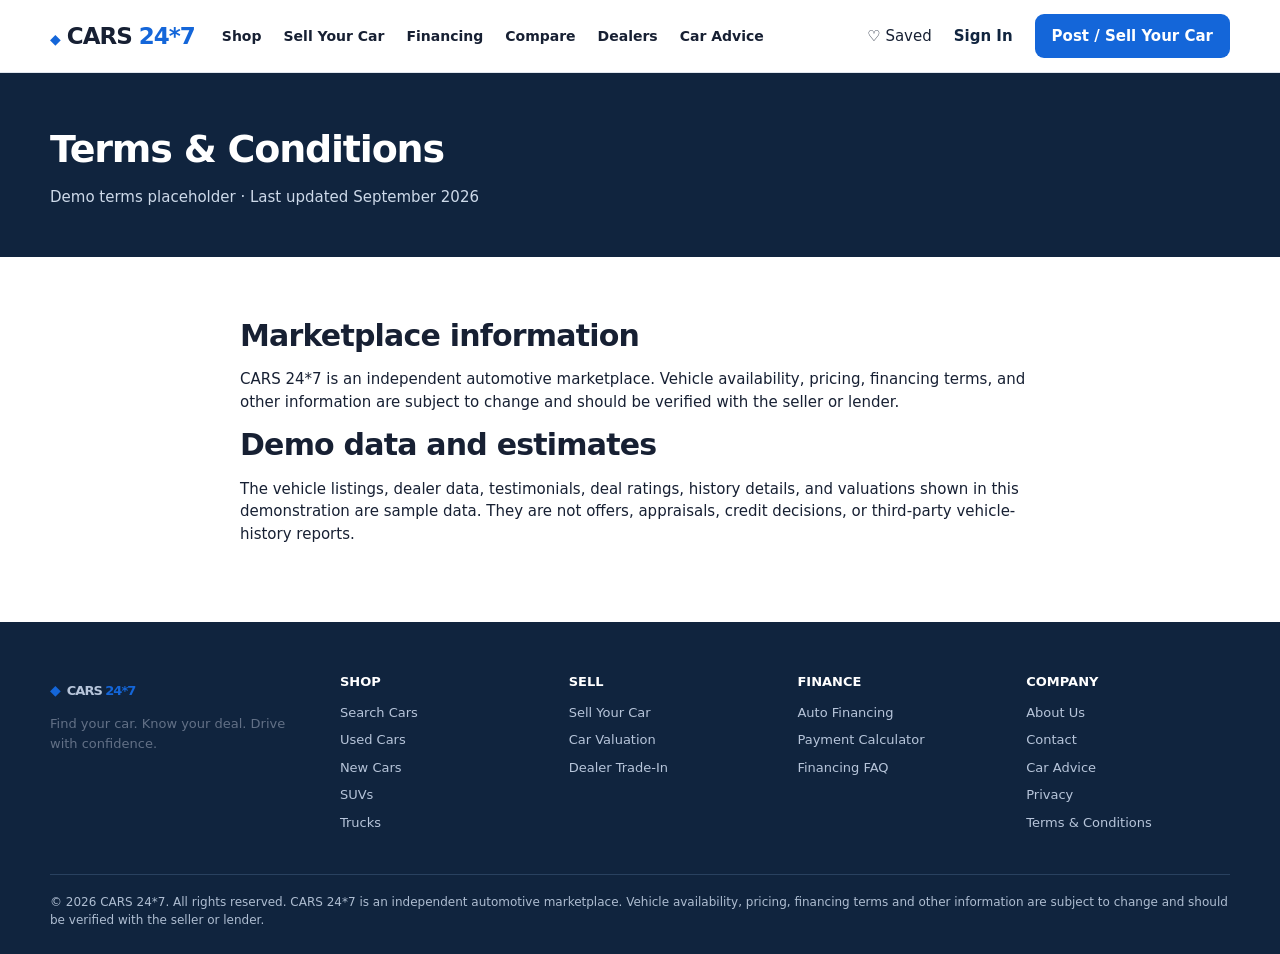
<file: terms.html>
<!doctype html><html lang="en"><head><meta charset="utf-8"><meta name="viewport" content="width=device-width,initial-scale=1"><title>Terms & Conditions | CARS 24*7</title><meta name="description" content="CARS 24*7 terms and conditions."><link rel="canonical" href="#"><meta property="og:title" content="Terms & Conditions | CARS 24*7"><link rel="stylesheet" href="css/styles.css"></head><body><main><section class="page-hero"><div class="container"><h1>Terms & Conditions</h1><p>Demo terms placeholder · Last updated September 2026</p></div></section><section class="section white"><article class="container" style="max-width:800px"><h2>Marketplace information</h2><p>CARS 24*7 is an independent automotive marketplace. Vehicle availability, pricing, financing terms, and other information are subject to change and should be verified with the seller or lender.</p><h2>Demo data and estimates</h2><p>The vehicle listings, dealer data, testimonials, deal ratings, history details, and valuations shown in this demonstration are sample data. They are not offers, appraisals, credit decisions, or third-party vehicle-history reports.</p></article></section></main><script src="js/cars.js"></script><script src="js/app.js"></script></body></html>
</file>
<file: css/styles.css>
:root{--navy:#10243e;--blue:#1466d9;--blue-dark:#0c4fae;--ink:#172033;--muted:#627086;--line:#dfe5ed;--bg:#f5f7fa;--white:#fff;--green:#087443;--orange:#b65c00;--red:#b42318;--shadow:0 10px 30px rgba(18,38,63,.09);--radius:16px}*{box-sizing:border-box}html{scroll-behavior:smooth}body{margin:0;font:15px/1.5 Inter,ui-sans-serif,system-ui,-apple-system,BlinkMacSystemFont,"Segoe UI",sans-serif;color:var(--ink);background:var(--bg)}a{color:inherit;text-decoration:none}button,input,select{font:inherit}button{cursor:pointer}.container{width:min(1180px,calc(100% - 32px));margin:auto}.site-header{background:#fff;border-bottom:1px solid var(--line);position:sticky;top:0;z-index:50}.nav{height:72px;display:flex;align-items:center;gap:27px}.brand{font-size:23px;font-weight:900;letter-spacing:-1px;white-space:nowrap}.brand span{color:var(--blue)}.brand:before{content:'◆';color:var(--blue);font-size:14px;margin-right:7px}.nav-links{display:flex;gap:22px;font-weight:650;font-size:14px;flex:1}.nav-actions{display:flex;align-items:center;gap:16px;white-space:nowrap}.text-btn{border:0;background:transparent;color:var(--navy);font-weight:700}.btn{border:0;border-radius:9px;background:var(--blue);color:#fff;padding:11px 17px;font-weight:750;display:inline-flex;align-items:center;justify-content:center;gap:8px;transition:.18s}.btn:hover{background:var(--blue-dark);transform:translateY(-1px)}.btn.secondary{color:var(--blue);background:#eaf2ff}.btn.outline{color:var(--blue);background:#fff;border:1px solid #b9d0f3}.nav-toggle{display:none}.hero{background:linear-gradient(105deg,rgba(8,25,48,.93),rgba(13,48,87,.72)),url('https://images.unsplash.com/photo-1503376780353-7e6692767b70?auto=format&fit=crop&w=1800&q=85') center/cover;color:#fff;padding:84px 0 74px}.hero h1{font-size:clamp(34px,5vw,56px);line-height:1.07;letter-spacing:-2px;max-width:700px;margin:0 0 16px}.hero p{font-size:18px;max-width:630px;color:#e7effd;margin:0 0 30px}.search-panel{color:var(--ink);background:#fff;border-radius:var(--radius);padding:17px;max-width:1020px;box-shadow:var(--shadow)}.tabs{display:flex;gap:23px;margin:0 0 14px}.tabs label{font-weight:750;font-size:14px}.tabs input{accent-color:var(--blue)}.search-fields{display:grid;grid-template-columns:1.15fr 1.15fr 1fr 1fr auto;gap:10px}.field{min-width:0}.field label{display:block;font-size:12px;font-weight:700;color:var(--muted);margin:0 0 4px}.field input,.field select,.filter input,.filter select{width:100%;border:1px solid var(--line);border-radius:8px;padding:10px;background:#fff;color:var(--ink)}.search-fields .btn{align-self:end;padding:12px 22px}.quick-links{margin-top:22px;font-size:14px;display:flex;gap:13px;flex-wrap:wrap}.quick-links a{border-bottom:1px solid #bfd6fd}.section{padding:62px 0}.section.white{background:#fff}.section-head{display:flex;justify-content:space-between;align-items:end;gap:18px;margin-bottom:24px}.section h2{font-size:30px;line-height:1.15;letter-spacing:-.8px;margin:0}.section-head p{margin:6px 0 0;color:var(--muted)}.card-grid{display:grid;grid-template-columns:repeat(4,1fr);gap:17px}.vehicle-card{background:#fff;border:1px solid var(--line);border-radius:var(--radius);overflow:hidden;box-shadow:0 2px 9px rgba(13,34,60,.035);position:relative;transition:.2s}.vehicle-card:hover{box-shadow:var(--shadow);transform:translateY(-2px)}.vehicle-image{height:166px;display:block;position:relative;background:#e8edf3}.vehicle-image img{width:100%;height:100%;object-fit:cover}.heart{position:absolute;right:11px;top:11px;border:0;width:35px;height:35px;border-radius:50%;background:#fff;color:var(--navy);font-size:19px;box-shadow:0 2px 8px #0003}.heart.active{color:#e0245e}.deal-badge{display:inline-block;border-radius:5px;padding:3px 7px;font-weight:850;font-size:10px;letter-spacing:.4px}.great-deal{background:#d7f5e6;color:#056838}.good-deal{background:#e7f0ff;color:#1056ae}.fair-deal{background:#fff0d4;color:#975000}.high-price,.overpriced{background:#fde8e7;color:#a3201b}.vehicle-body{padding:14px}.vehicle-body h3{font-size:16px;margin:4px 0 3px;line-height:1.25}.small,.vehicle-meta{font-size:13px;color:var(--muted)}.price{font-size:21px;font-weight:850;letter-spacing:-.5px;margin:8px 0 1px}.payment{font-size:13px;color:var(--muted)}.rating{font-size:12px;margin-top:10px}.rating b{color:#db8600}.vehicle-actions{display:flex;gap:8px;margin-top:13px}.vehicle-actions .btn{padding:8px 10px;font-size:13px;flex:1}.style-grid{display:grid;grid-template-columns:repeat(8,1fr);gap:10px}.style-card{background:#fff;border:1px solid var(--line);border-radius:12px;padding:16px 7px;text-align:center;font-weight:750;transition:.18s}.style-card:hover{color:var(--blue);border-color:var(--blue)}.style-icon{font-size:24px;display:block;margin-bottom:5px}.link-pills{display:flex;gap:9px;flex-wrap:wrap;margin-top:22px}.pill{background:#fff;border:1px solid var(--line);border-radius:999px;padding:8px 13px;font-weight:650;font-size:13px}.trust-grid{display:grid;grid-template-columns:repeat(4,1fr);gap:16px}.trust-card{padding:22px;background:#f5f9ff;border-radius:14px}.trust-card .icon{font-size:28px}.trust-card h3{margin:9px 0 4px;font-size:17px}.trust-card p{margin:0;color:var(--muted)}.advice-grid,.dealer-grid{display:grid;grid-template-columns:repeat(3,1fr);gap:17px}.advice-card,.dealer-card{background:#fff;padding:21px;border:1px solid var(--line);border-radius:var(--radius)}.advice-card h3{margin:9px 0 8px}.advice-card p{color:var(--muted)}.quote{font-size:17px;line-height:1.55;margin:0}.testimonial{padding:24px;background:#fff;border-radius:var(--radius);border:1px solid var(--line)}.stars{color:#e79500;letter-spacing:2px}.faq{max-width:820px}.faq details{border-bottom:1px solid var(--line);padding:16px 0}.faq summary{font-weight:750;cursor:pointer}.faq p{color:var(--muted);margin:10px 0 0}.site-footer{background:var(--navy);color:#dce6f7;padding:50px 0 25px}.footer-grid{display:grid;grid-template-columns:1.3fr repeat(4,1fr);gap:25px}.footer-grid h4{color:#fff;margin:0 0 11px;font-size:13px}.footer-grid a{display:block;color:#b7c5da;font-size:13px;margin:8px 0}.footer-bottom{border-top:1px solid #29415f;margin-top:34px;padding-top:18px;color:#aebdd1;font-size:12px}.page-hero{background:var(--navy);color:#fff;padding:48px 0}.page-hero h1{font-size:38px;letter-spacing:-1.2px;margin:0}.page-hero p{color:#cdd9e9;max-width:700px;margin:8px 0 0}.listing-layout{display:grid;grid-template-columns:265px 1fr;gap:24px;padding:28px 0 60px}.filters{background:#fff;border:1px solid var(--line);border-radius:var(--radius);height:max-content;padding:17px}.filter{border-bottom:1px solid var(--line);padding:13px 0}.filter:last-child{border:0}.filter-title{font-weight:800;display:block;margin-bottom:10px}.check{display:flex;gap:8px;align-items:center;margin:7px 0;font-size:13px}.range-row{display:grid;grid-template-columns:1fr 1fr;gap:7px}.results-toolbar{display:flex;align-items:center;justify-content:space-between;margin-bottom:14px;gap:12px}.result-search{flex:1;max-width:520px}.results-list{display:grid;gap:15px}.results-list .vehicle-card{display:grid;grid-template-columns:260px 1fr}.results-list .vehicle-image{height:100%}.results-list .vehicle-body{padding:19px}.results-list .vehicle-body h3{font-size:20px}.results-list .vehicle-actions{max-width:340px}.empty{padding:40px;background:#fff;border:1px dashed #b9c4d4;text-align:center;border-radius:var(--radius);color:var(--muted)}.detail-layout{display:grid;grid-template-columns:minmax(0,1.4fr) 380px;gap:28px;padding:30px 0 60px}.gallery-main{height:460px;border-radius:var(--radius);overflow:hidden;position:relative;background:#e8edf3}.gallery-main img{width:100%;height:100%;object-fit:cover}.gallery-controls{position:absolute;inset:0;display:flex;align-items:center;justify-content:space-between;padding:15px;pointer-events:none}.gallery-controls button{pointer-events:auto;border:0;border-radius:50%;width:42px;height:42px;background:#fffd;color:var(--navy);font-size:24px}.thumbs{display:flex;gap:9px;margin-top:10px;overflow:auto}.thumbs img{width:92px;height:62px;object-fit:cover;border-radius:7px;cursor:pointer;border:2px solid transparent}.thumbs img.active{border-color:var(--blue)}.detail-card{background:#fff;border:1px solid var(--line);border-radius:var(--radius);padding:23px;height:max-content;position:sticky;top:90px}.detail-card h1{font-size:27px;line-height:1.15;margin:7px 0}.detail-card .price{font-size:31px}.detail-card .btn{width:100%;margin-top:9px}.detail-sections{display:grid;grid-template-columns:1fr 1fr;gap:20px;margin-top:25px}.detail-section{background:#fff;border:1px solid var(--line);border-radius:var(--radius);padding:22px}.detail-section.full{grid-column:1/-1}.detail-section h2{font-size:21px;margin:0 0 14px}.specs{display:grid;grid-template-columns:repeat(2,1fr);gap:12px}.spec{border-bottom:1px solid #edf0f5;padding-bottom:8px}.spec b{display:block;font-size:12px;color:var(--muted)}.history{display:grid;grid-template-columns:repeat(2,1fr);gap:10px}.history div{background:#f1fbf5;padding:10px;border-radius:8px;color:#09683e}.analysis-row{display:grid;grid-template-columns:1fr 1fr 1fr;gap:10px}.analysis-row div{background:#f5f8fc;padding:12px;border-radius:8px}.bar{height:13px;background:#e7edf5;border-radius:99px;overflow:hidden;margin:16px 0}.bar i{display:block;height:100%;width:75%;background:linear-gradient(90deg,#30ad70,#0b7a46)}.finance-grid{display:grid;grid-template-columns:1fr 1fr;gap:25px;padding:42px 0 60px}.calculator,.form-card,.valuation{background:#fff;border:1px solid var(--line);border-radius:var(--radius);padding:25px;box-shadow:0 3px 12px #14274408}.calculator h2,.form-card h2{margin-top:0}.form-grid{display:grid;grid-template-columns:1fr 1fr;gap:13px}.form-grid .field.full{grid-column:1/-1}.result-box{margin-top:18px;background:#0f3158;color:#fff;border-radius:12px;padding:20px}.result-box strong{font-size:33px;display:block}.calc-totals{display:grid;grid-template-columns:repeat(3,1fr);gap:10px;margin-top:12px}.calc-totals div{background:#f4f7fb;border-radius:8px;padding:10px;font-size:13px}.compare-wrap{overflow:auto;padding:30px 0 60px}.compare-table{width:100%;border-collapse:separate;border-spacing:0;background:#fff;border:1px solid var(--line);border-radius:var(--radius);overflow:hidden;min-width:700px}.compare-table th,.compare-table td{padding:14px;text-align:left;border-bottom:1px solid var(--line);vertical-align:top}.compare-table th{background:#f7f9fc}.compare-table td.best{background:#eaf8f0;font-weight:800}.saved-actions{display:flex;gap:9px;margin:15px 0}.toast{position:fixed;right:20px;bottom:20px;background:#152b48;color:#fff;padding:13px 17px;border-radius:10px;box-shadow:var(--shadow);transform:translateY(80px);opacity:0;transition:.25s;z-index:200}.toast.show{transform:translateY(0);opacity:1}.modal{position:fixed;inset:0;background:#081629a8;display:none;align-items:center;justify-content:center;z-index:100;padding:16px}.modal.open{display:flex}.modal-content{background:#fff;border-radius:var(--radius);padding:25px;width:min(470px,100%);position:relative}.modal-close{position:absolute;right:12px;top:10px;border:0;background:transparent;font-size:25px}.mobile-filter{display:none}.skeleton{height:265px;border-radius:var(--radius);background:linear-gradient(90deg,#edf1f5 25%,#f7f9fb 50%,#edf1f5 75%);background-size:200% 100%;animation:load 1.2s infinite}@keyframes load{to{background-position:-200% 0}}@media(max-width:900px){.nav-links{display:none}.nav-actions .text-btn{display:none}.nav-toggle{display:block;margin-left:auto;border:0;background:#fff;font-size:22px}.nav.open{height:auto;flex-wrap:wrap;padding:14px 0}.nav.open .nav-links{display:flex;order:3;flex-basis:100%;flex-direction:column;gap:12px}.card-grid{grid-template-columns:repeat(2,1fr)}.style-grid{grid-template-columns:repeat(4,1fr)}.trust-grid{grid-template-columns:repeat(2,1fr)}.listing-layout{grid-template-columns:1fr}.filters{display:none}.filters.open{display:block}.mobile-filter{display:inline-flex}.detail-layout{grid-template-columns:1fr}.detail-card{position:static}.gallery-main{height:390px}.footer-grid{grid-template-columns:repeat(3,1fr)}.finance-grid{grid-template-columns:1fr}}@media(max-width:600px){.container{width:min(100% - 24px,1180px)}.hero{padding:55px 0}.hero p{font-size:16px}.search-fields,.form-grid{grid-template-columns:1fr}.search-fields .btn{width:100%}.section{padding:42px 0}.section h2{font-size:25px}.card-grid,.advice-grid,.dealer-grid{grid-template-columns:1fr}.style-grid{grid-template-columns:repeat(2,1fr)}.results-toolbar{align-items:stretch;flex-direction:column}.results-list .vehicle-card{display:block}.results-list .vehicle-image{height:205px}.gallery-main{height:270px}.detail-sections{grid-template-columns:1fr}.detail-section.full{grid-column:auto}.specs,.history{grid-template-columns:1fr}.analysis-row,.calc-totals{grid-template-columns:1fr}.page-hero{padding:36px 0}.page-hero h1{font-size:30px}.footer-grid{grid-template-columns:repeat(2,1fr);gap:18px}.footer-grid>div:first-child{grid-column:1/-1}.nav-actions .btn{padding:9px;font-size:12px}}
</file>
